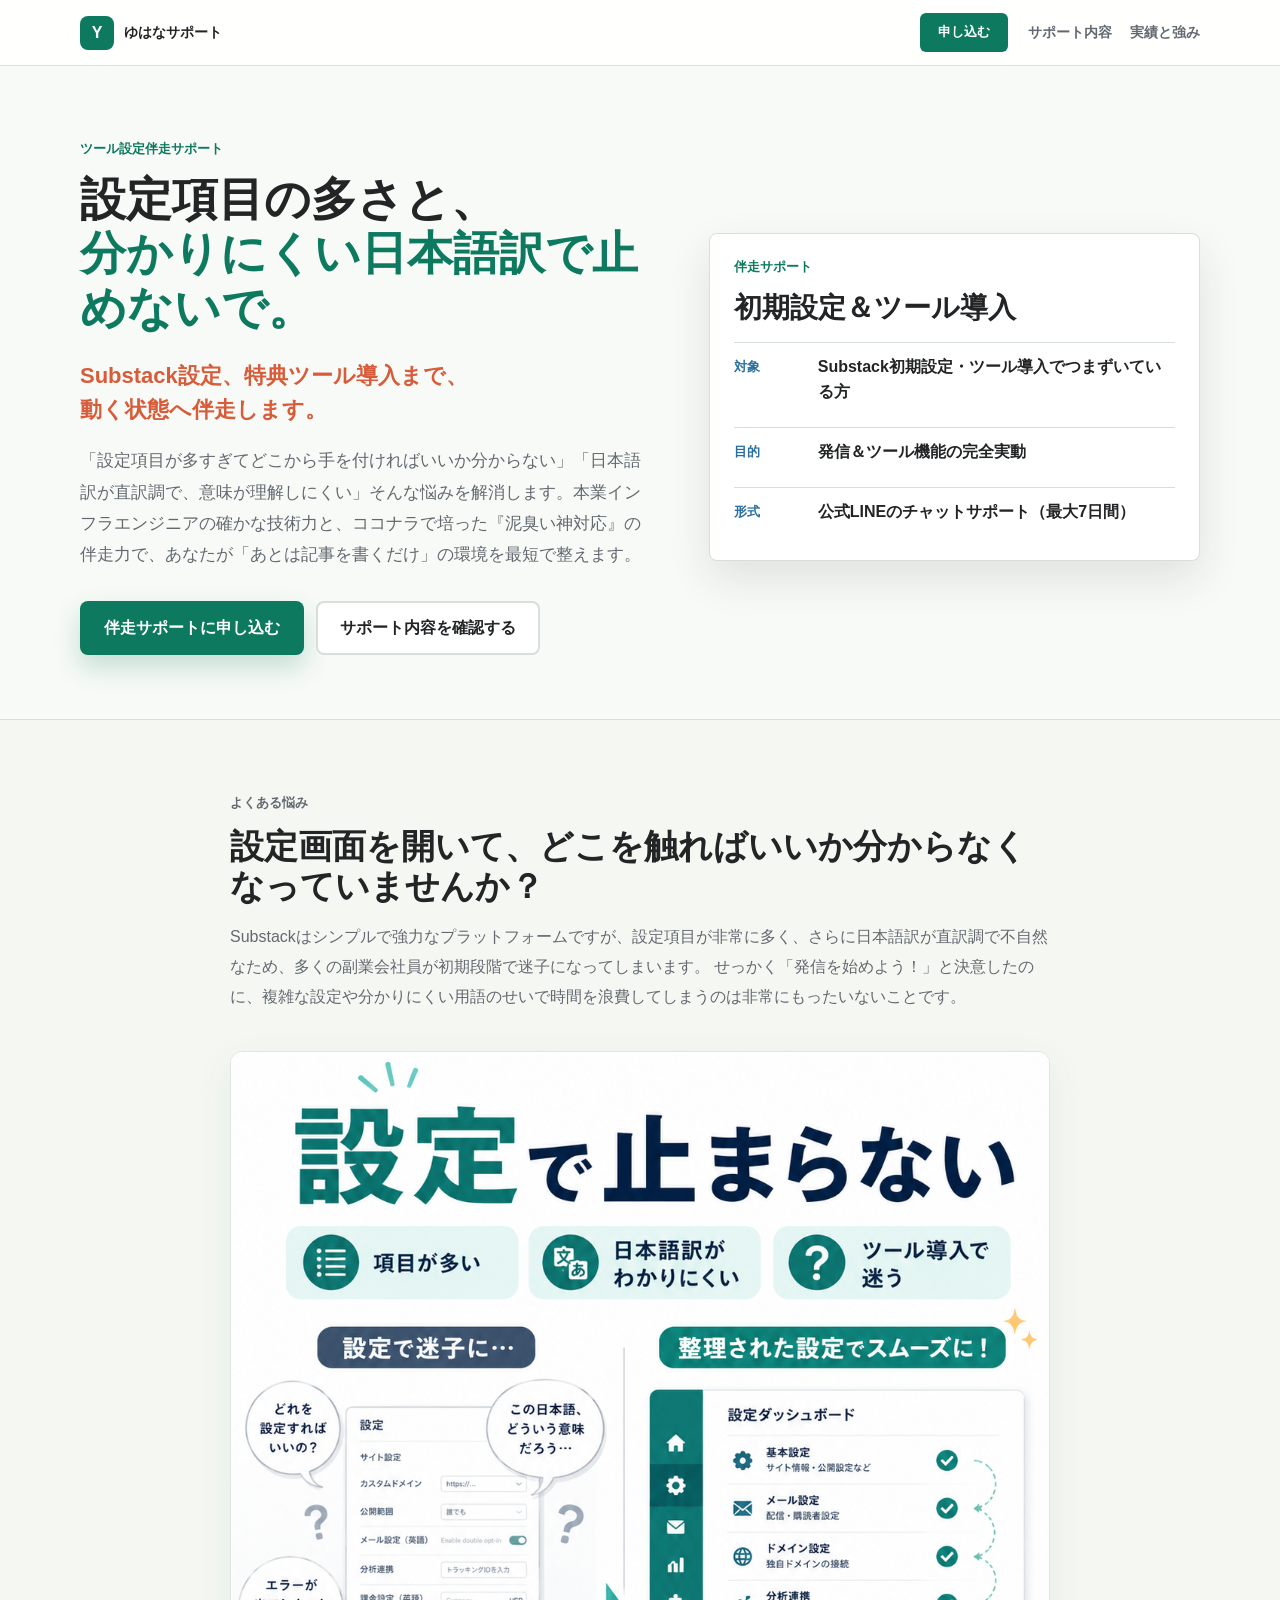
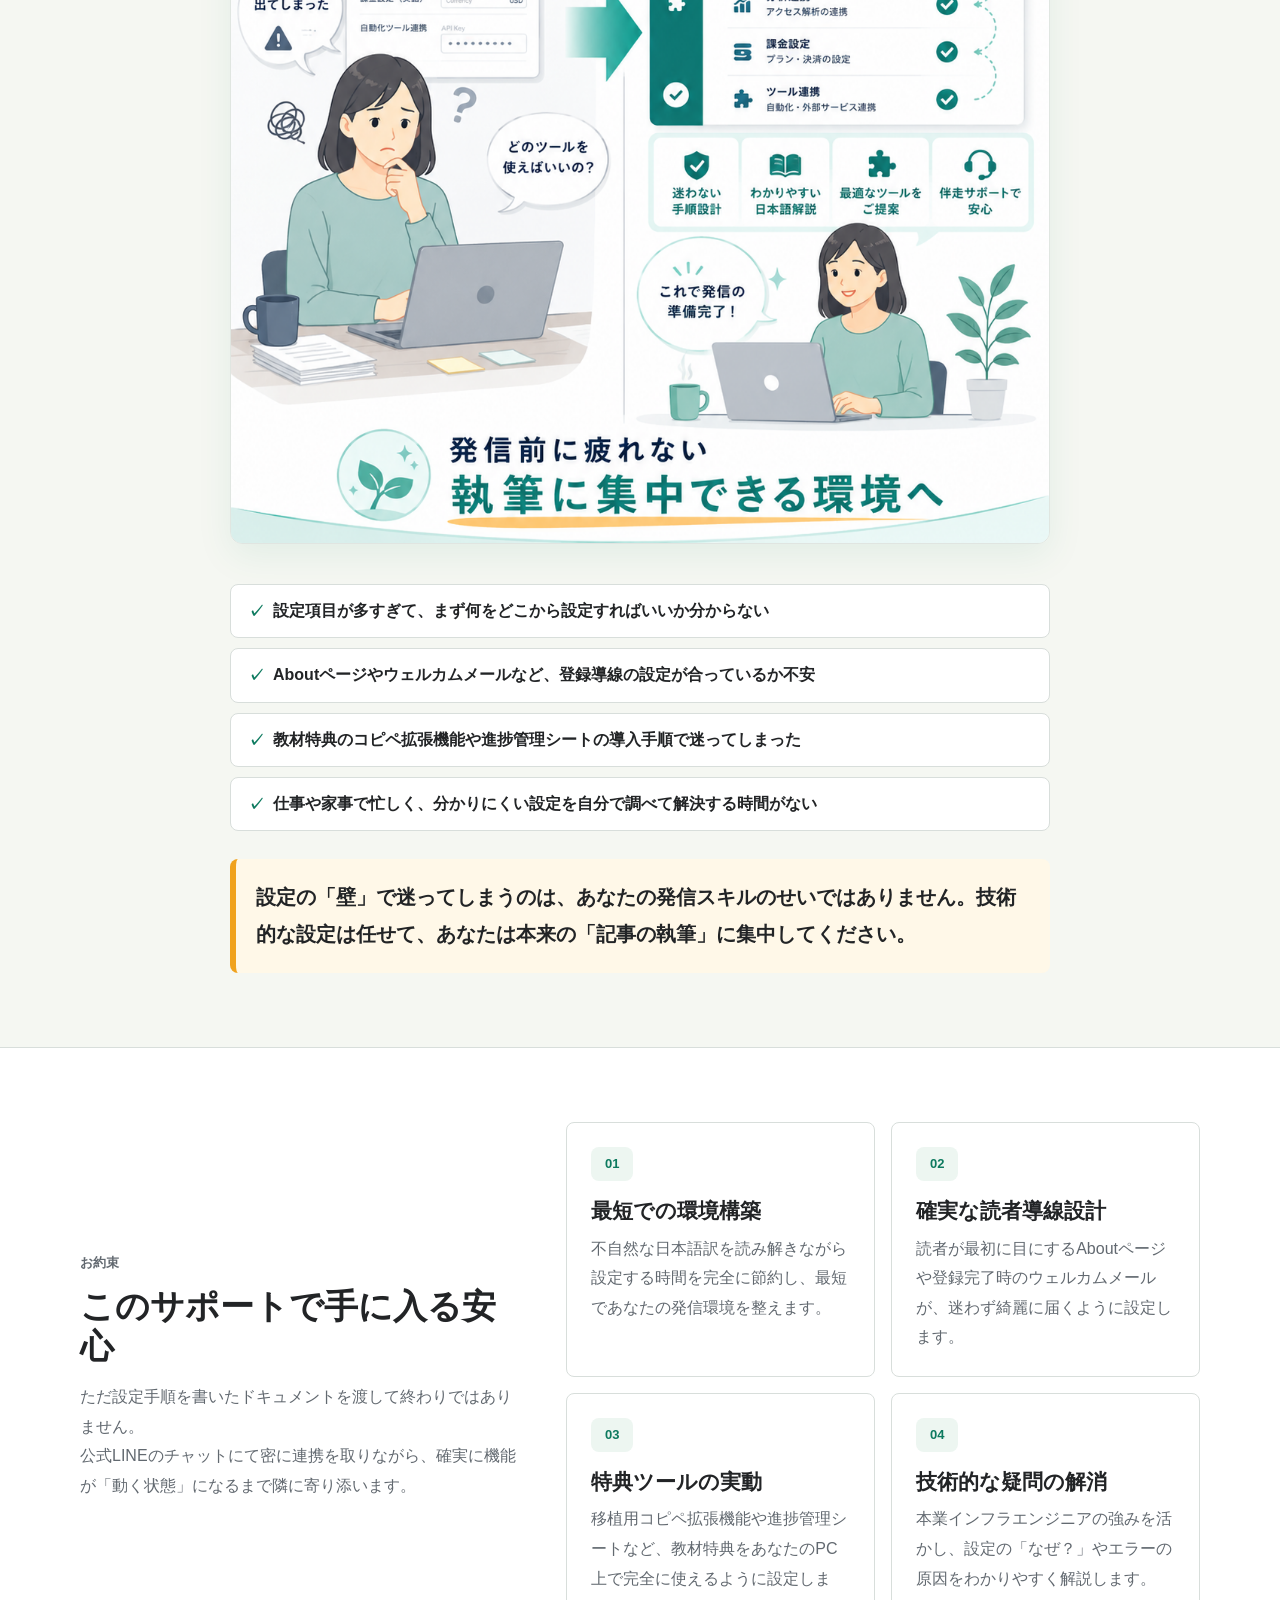
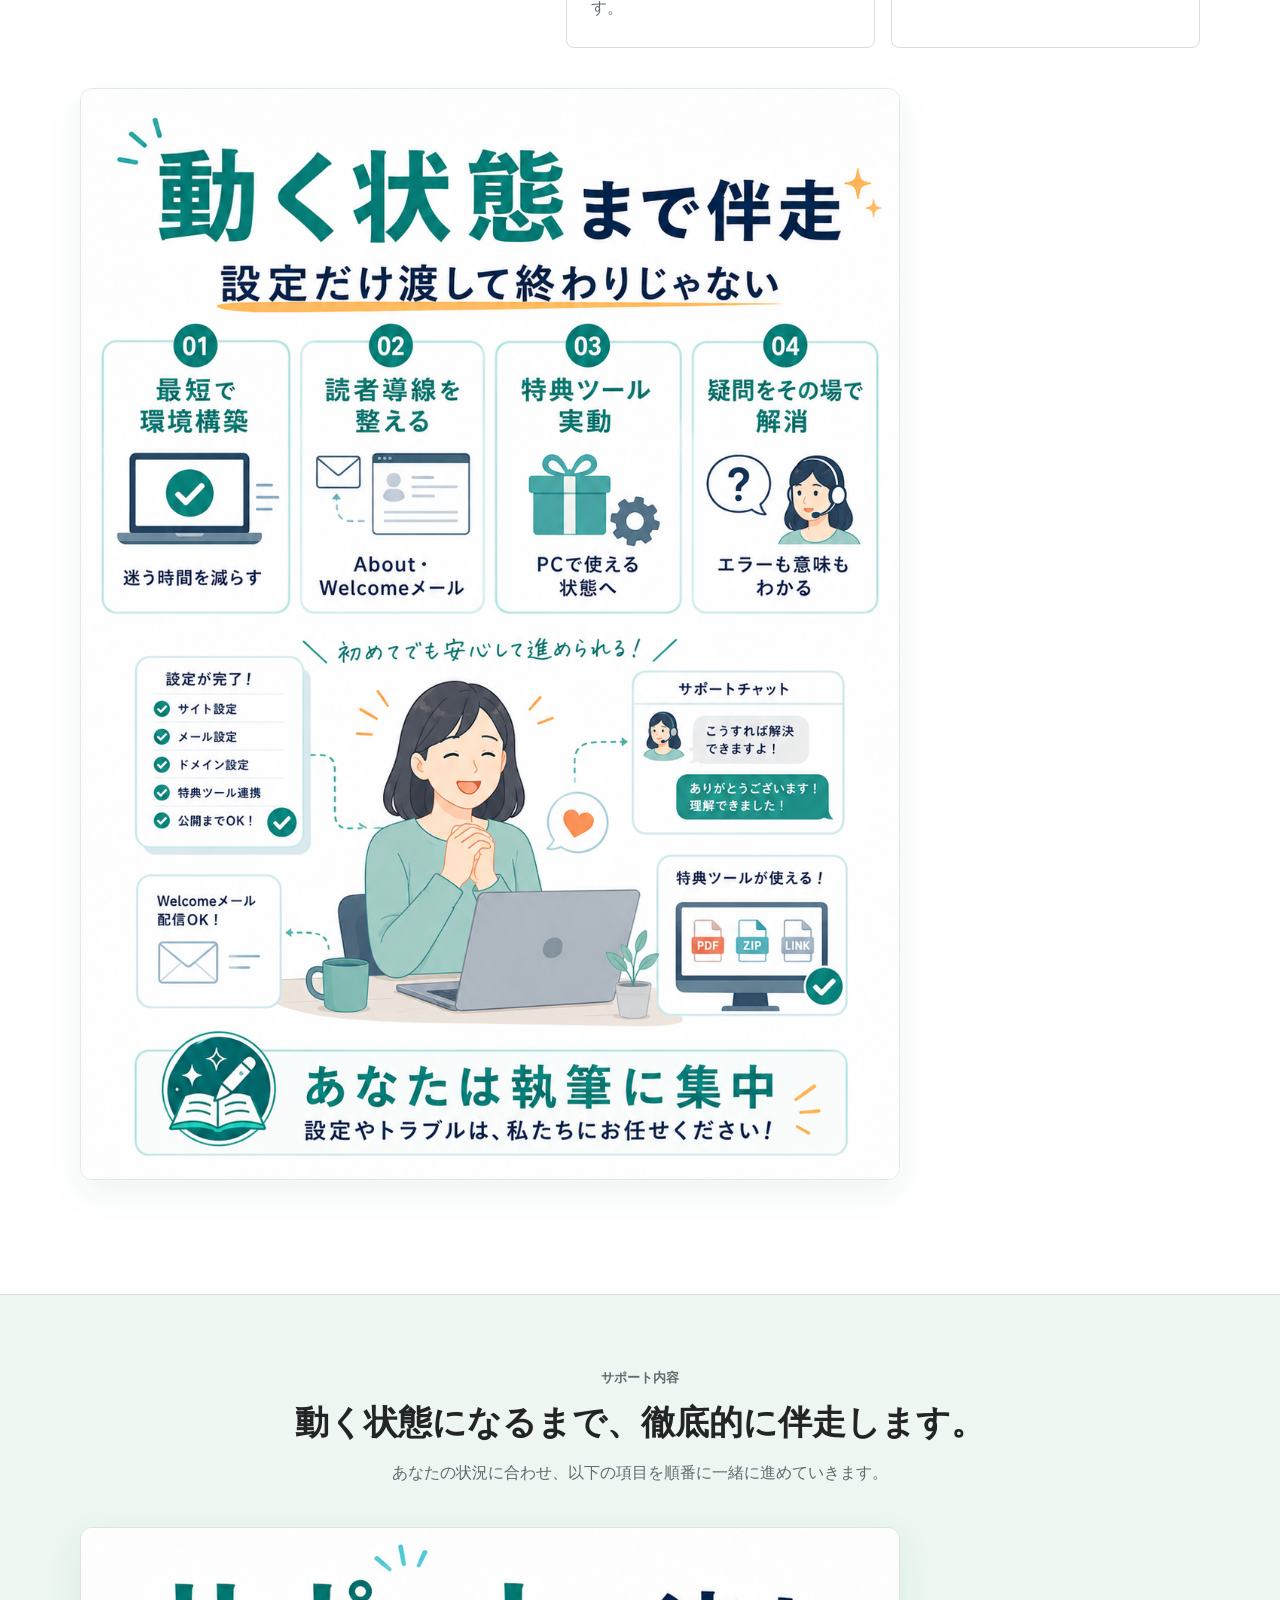
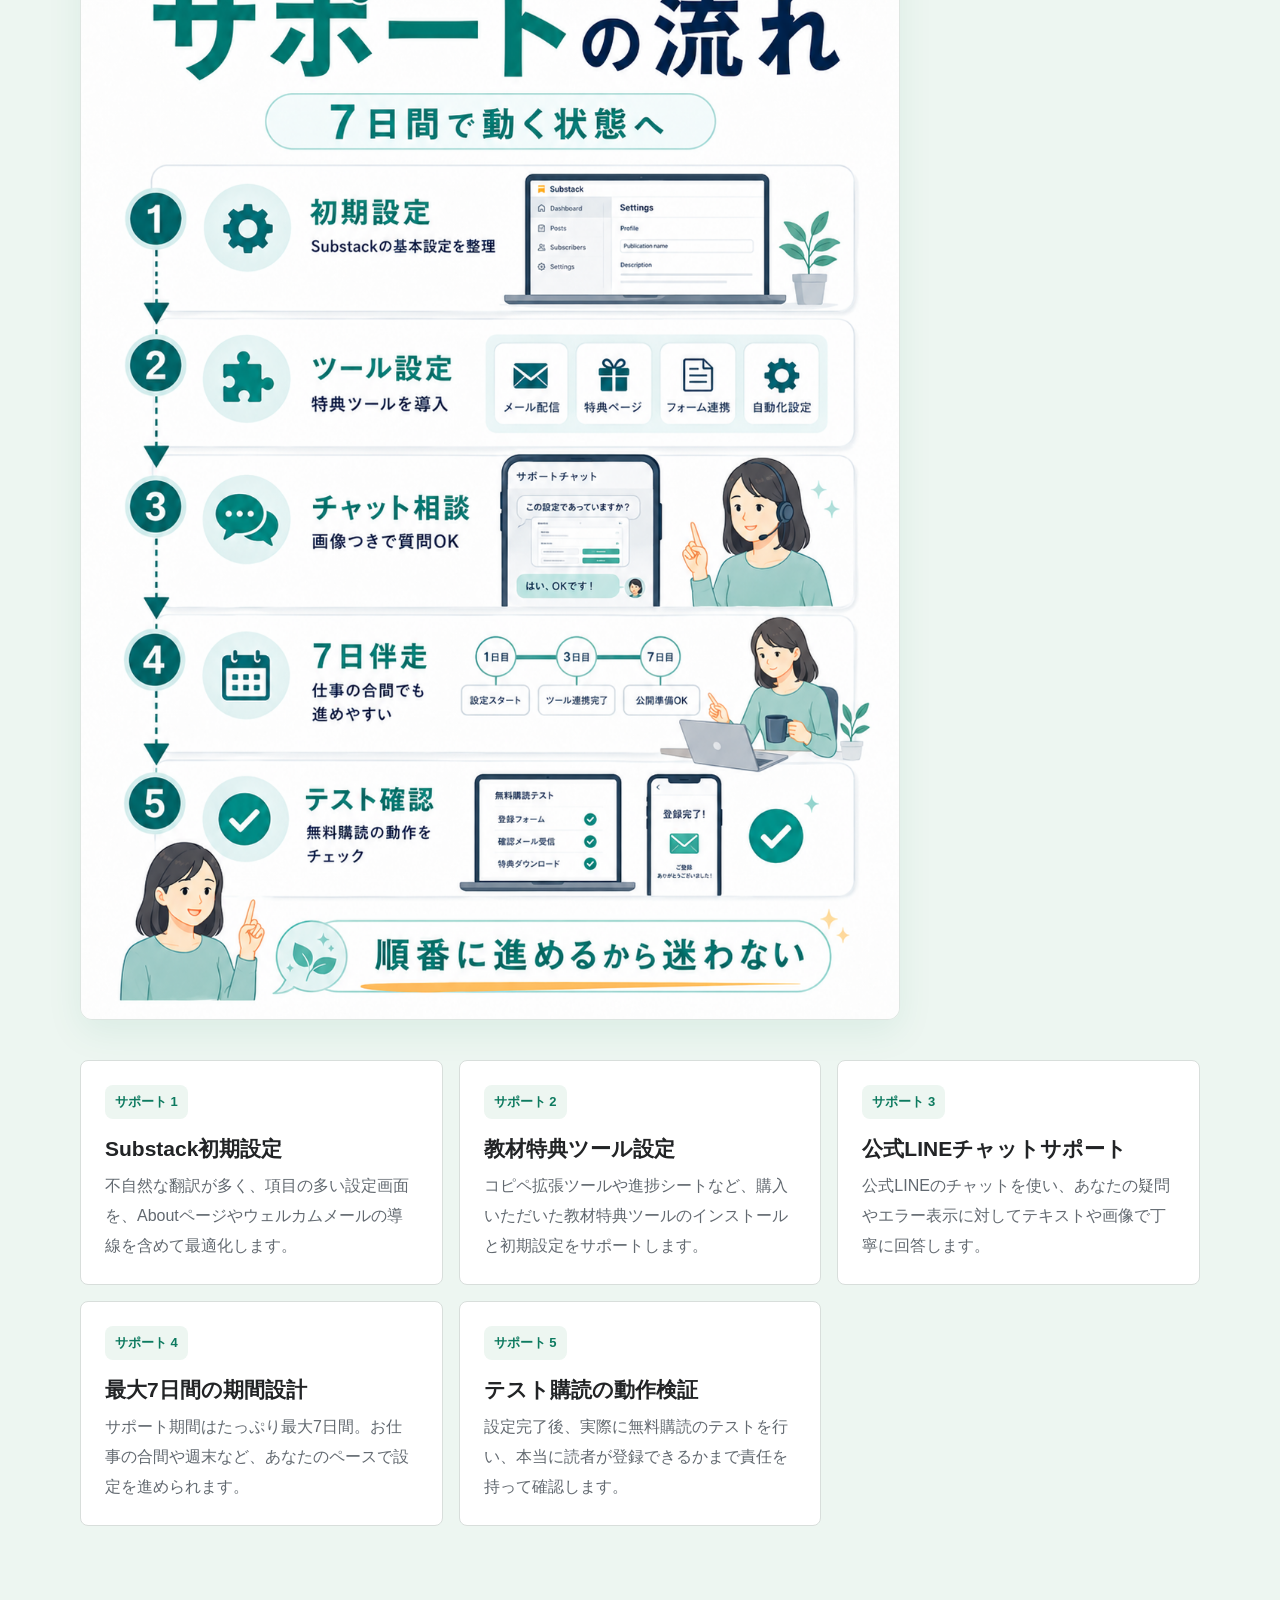
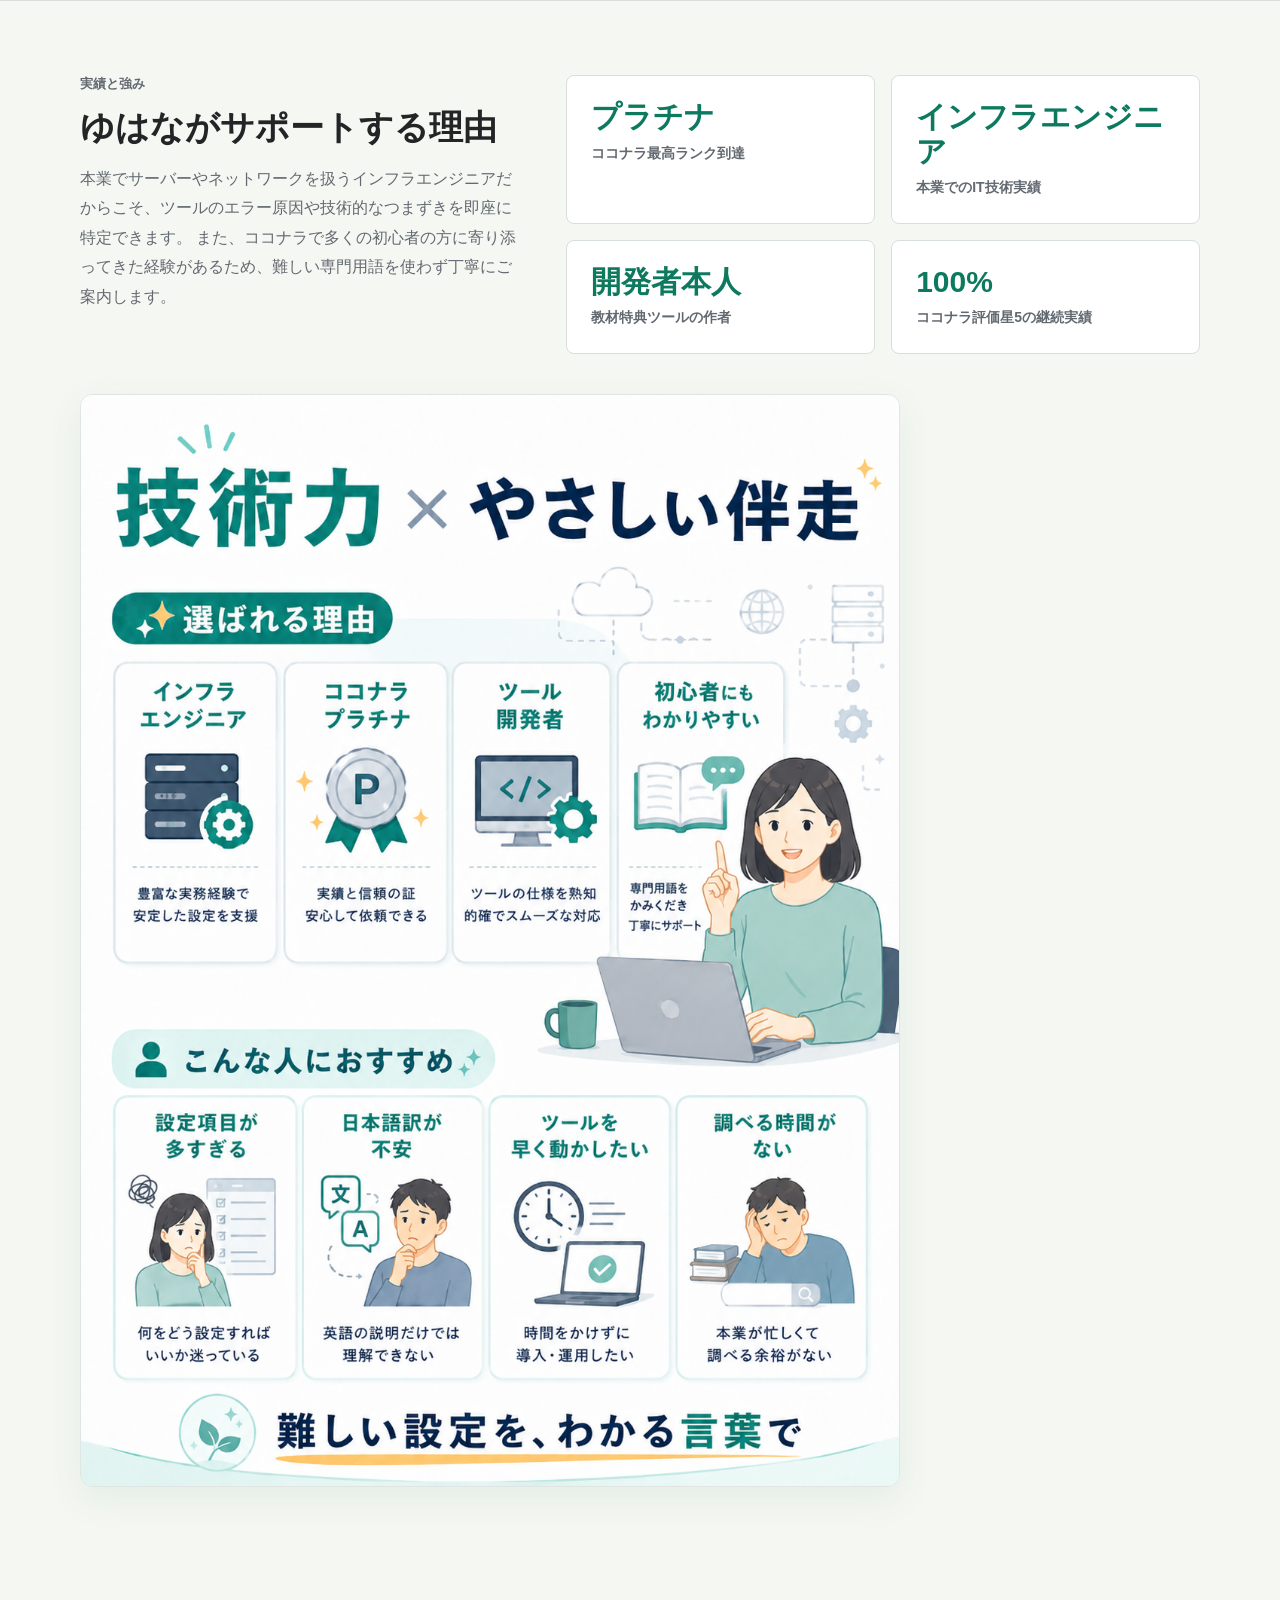
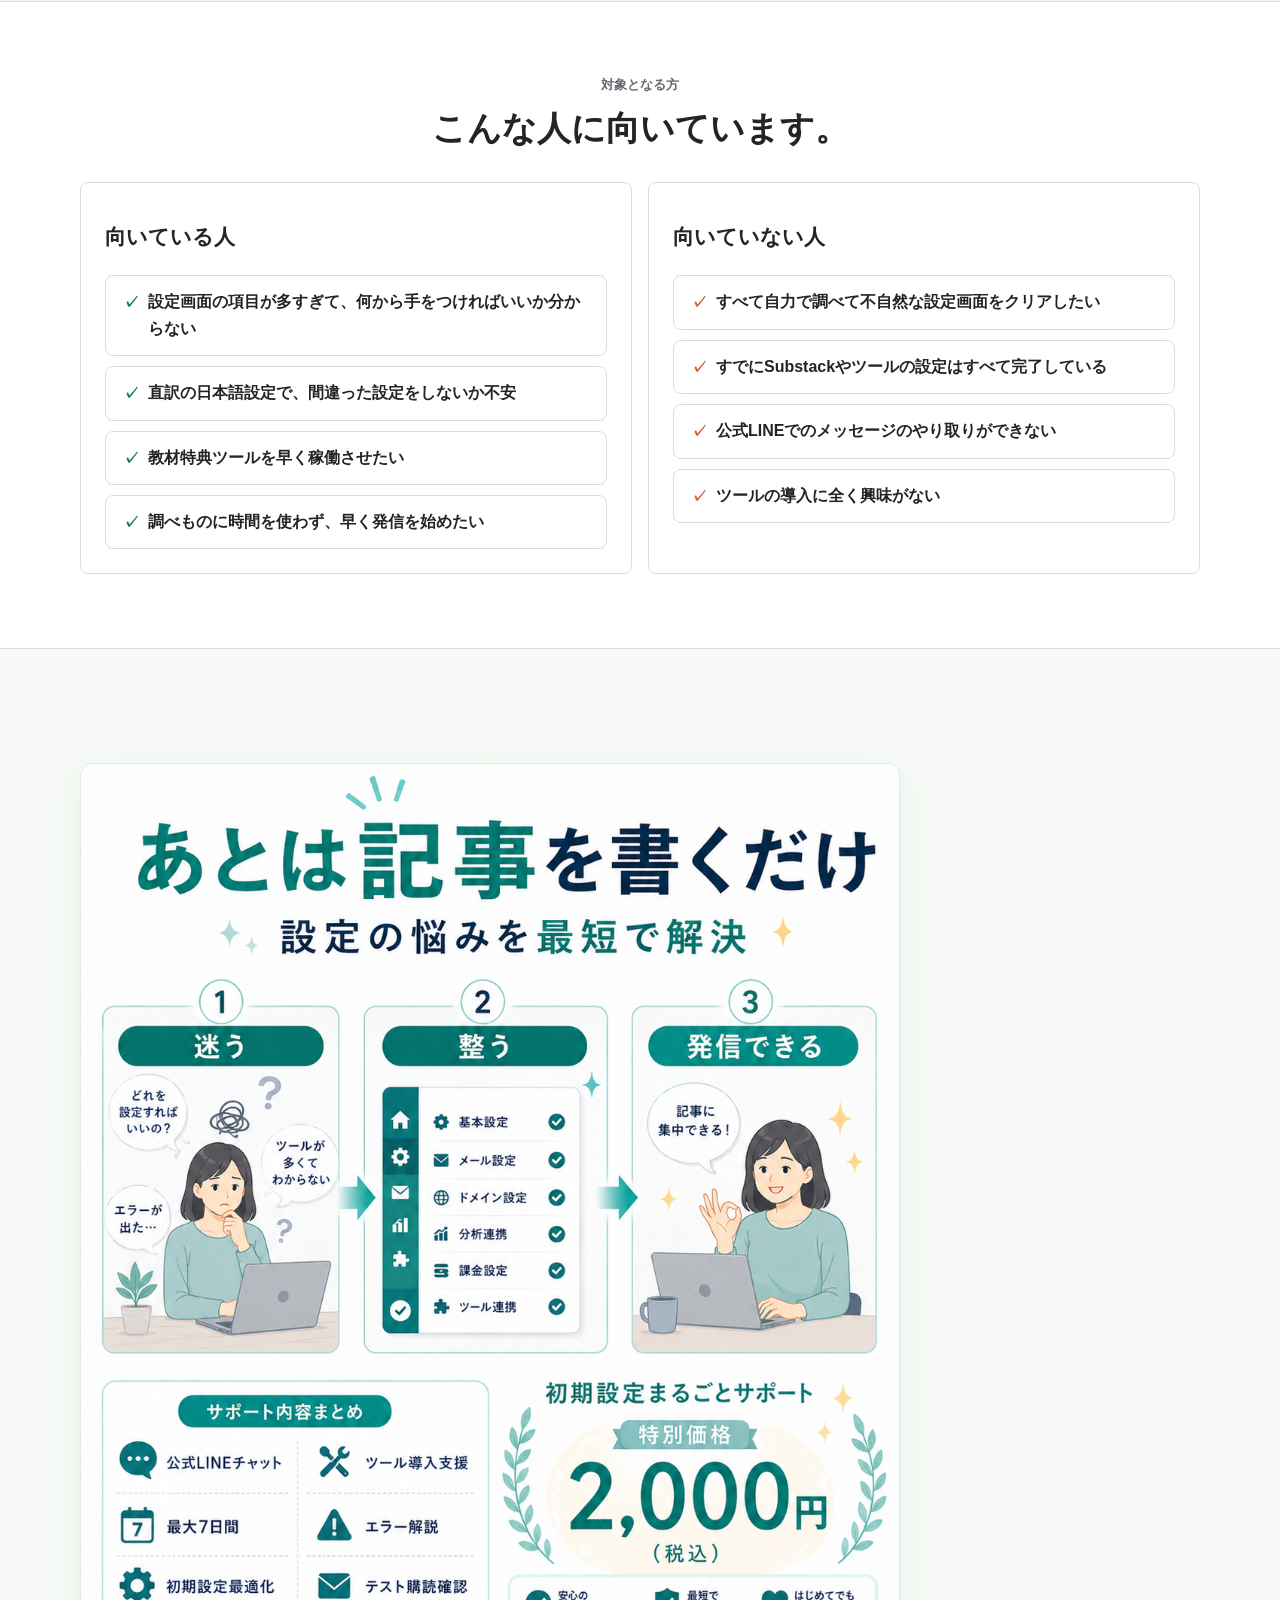
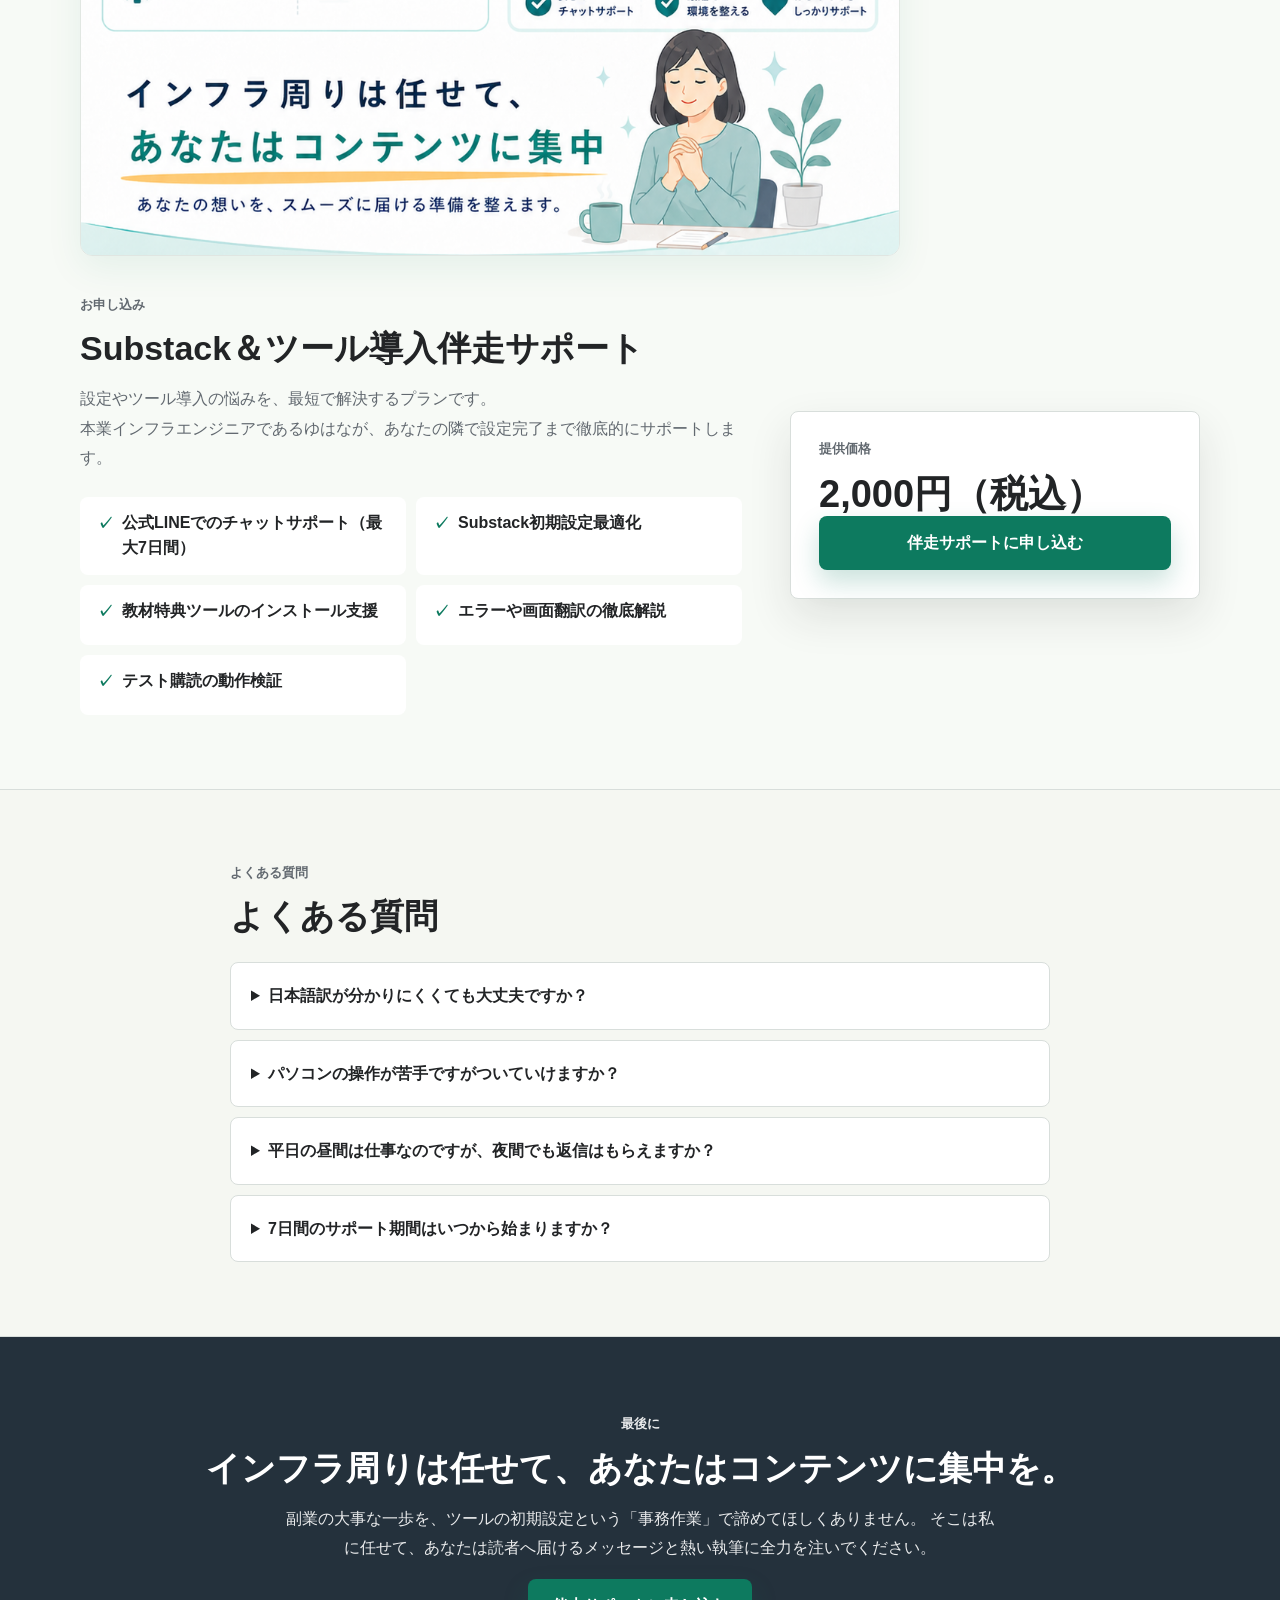
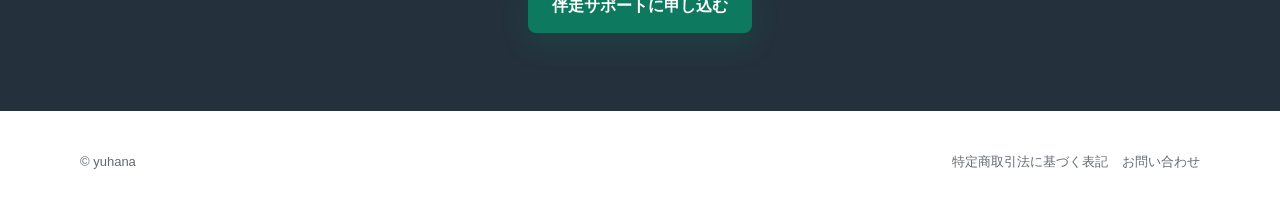
<file: index.html>
<!DOCTYPE html>
<html lang="ja">
<head>
  <meta charset="UTF-8">
  <meta name="viewport" content="width=device-width, initial-scale=1.0">
  <title>Substack ＆ ツール導入伴走サポート | ゆはな</title>
  <meta name="description" content="Substackの初期設定、教材特典ツールの導入まで、動く状態になるまで隣で徹底的にサポートします。本業インフラエンジニアの確かな技術力と丁寧な伴走サポート。">
  <meta property="og:title" content="Substack ＆ ツール導入伴走サポート | ゆはな">
  <meta property="og:description" content="分かりにくい設定画面で立ち止まるのは、今日で終わりにしませんか？動く状態になるまで公式LINEで伴走サポートします。">
  <meta property="og:type" content="website">
  <link rel="stylesheet" href="./assets/styles.css">
</head>
<body>
  <header class="site-header">
    <a class="brand" href="#top" aria-label="ページ先頭へ戻る">
      <span class="brand__mark">Y</span>
      <span class="brand__text">ゆはなサポート</span>
    </a>
    <div class="site-header__right">
      <a class="button button--primary button--header js-payment-link" href="https://yuhana.net/p/r/TaUV2mV3">申し込む</a>
      <nav class="site-nav" aria-label="主要ナビゲーション">
        <a href="#contents">サポート内容</a>
        <a href="#proof">実績と強み</a>
      </nav>
    </div>
  </header>

  <main class="lp" id="top">
    <!-- ヒーローセクション -->
    <section class="hero">
      <div class="container hero__grid">
        <div class="hero__copy">
          <p class="eyebrow">ツール設定伴走サポート</p>
          <h1>
            設定項目の多さと、<br>
            <span>分かりにくい日本語訳で止めないで。</span>
          </h1>
          <p class="hero__lead">
            Substack設定、特典ツール導入まで、<br>
            動く状態へ伴走します。
          </p>
          <p class="hero__text">
            「設定項目が多すぎてどこから手を付ければいいか分からない」「日本語訳が直訳調で、意味が理解しにくい」そんな悩みを解消します。本業インフラエンジニアの確かな技術力と、ココナラで培った『泥臭い神対応』の伴走力で、あなたが「あとは記事を書くだけ」の環境を最短で整えます。
          </p>
          <div class="hero__actions">
            <a class="button button--primary js-payment-link" href="https://yuhana.net/p/r/TaUV2mV3">伴走サポートに申し込む</a>
            <a class="button button--ghost" href="#contents">サポート内容を確認する</a>
          </div>
        </div>

        <aside class="hero-visual" aria-label="プログラム概要">
          <div class="hero-visual__body">
            <p class="hero-visual__label">伴走サポート</p>
            <h2>初期設定＆ツール導入</h2>
            <dl class="metric-list">
              <div>
                <dt>対象</dt>
                <dd>Substack初期設定・ツール導入でつまずいている方</dd>
              </div>
              <div>
                <dt>目的</dt>
                <dd>発信＆ツール機能の完全実動</dd>
              </div>
              <div>
                <dt>形式</dt>
                <dd>公式LINEのチャットサポート（最大7日間）</dd>
              </div>
            </dl>
          </div>
        </aside>
      </div>
    </section>

    <!-- 共感セクション -->
    <section class="section section--quiet">
      <div class="container narrow">
        <p class="section__label">よくある悩み</p>
        <h2>設定画面を開いて、どこを触ればいいか分からなくなっていませんか？</h2>
        <p>
          Substackはシンプルで強力なプラットフォームですが、設定項目が非常に多く、さらに日本語訳が直訳調で不自然なため、多くの副業会社員が初期段階で迷子になってしまいます。
          せっかく「発信を始めよう！」と決意したのに、複雑な設定や分かりにくい用語のせいで時間を浪費してしまうのは非常にもったいないことです。
        </p>
        <div class="diagram-container">
          <img src="./assets/diagram_problem.png" alt="図解：設定で迷子になる状態と整理された設定の対比" class="lp-diagram">
        </div>
        <ul class="check-list">
          <li>設定項目が多すぎて、まず何をどこから設定すればいいか分からない</li>
          <li>Aboutページやウェルカムメールなど、登録導線の設定が合っているか不安</li>
          <li>教材特典のコピペ拡張機能や進捗管理シートの導入手順で迷ってしまった</li>
          <li>仕事や家事で忙しく、分かりにくい設定を自分で調べて解決する時間がない</li>
        </ul>
        <p class="callout">
          設定の「壁」で迷ってしまうのは、あなたの発信スキルのせいではありません。技術的な設定は任せて、あなたは本来の「記事の執筆」に集中してください。
        </p>
      </div>
    </section>

    <!-- 提供価値（Promise） -->
    <section class="section">
      <div class="container split">
        <div>
          <p class="section__label">お約束</p>
          <h2>このサポートで手に入る安心</h2>
          <p>
            ただ設定手順を書いたドキュメントを渡して終わりではありません。<br>
            公式LINEのチャットにて密に連携を取りながら、確実に機能が「動く状態」になるまで隣に寄り添います。
          </p>
        </div>
        <div class="deliverables">
          <article>
            <span>01</span>
            <h3>最短での環境構築</h3>
            <p>不自然な日本語訳を読み解きながら設定する時間を完全に節約し、最短であなたの発信環境を整えます。</p>
          </article>
          <article>
            <span>02</span>
            <h3>確実な読者導線設計</h3>
            <p>読者が最初に目にするAboutページや登録完了時のウェルカムメールが、迷わず綺麗に届くように設定します。</p>
          </article>
          <article>
            <span>03</span>
            <h3>特典ツールの実動</h3>
            <p>移植用コピペ拡張機能や進捗管理シートなど、教材特典をあなたのPC上で完全に使えるように設定します。</p>
          </article>
          <article>
            <span>04</span>
            <h3>技術的な疑問の解消</h3>
            <p>本業インフラエンジニアの強みを活かし、設定の「なぜ？」やエラーの原因をわかりやすく解説します。</p>
          </article>
        </div>
      </div>
      <div class="container">
        <div class="diagram-container">
          <img src="./assets/diagram_promise.png" alt="図解：動く状態まで伴走する4つの安心" class="lp-diagram">
        </div>
      </div>
    </section>

    <!-- サポート内容（Contents） -->
    <section class="section section--accent" id="contents">
      <div class="container">
        <div class="section__head">
          <p class="section__label">サポート内容</p>
          <h2>動く状態になるまで、徹底的に伴走します。</h2>
          <p>
            あなたの状況に合わせ、以下の項目を順番に一緒に進めていきます。
          </p>
        </div>
        <div class="diagram-container">
          <img src="./assets/diagram_flow.png" alt="図解：サポートの具体的な流れ" class="lp-diagram">
        </div>
        <div class="module-grid">
          <article class="module">
            <span>サポート 1</span>
            <h3>Substack初期設定</h3>
            <p>不自然な翻訳が多く、項目の多い設定画面を、Aboutページやウェルカムメールの導線を含めて最適化します。</p>
          </article>
          <article class="module">
            <span>サポート 2</span>
            <h3>教材特典ツール設定</h3>
            <p>コピペ拡張ツールや進捗シートなど、購入いただいた教材特典ツールのインストールと初期設定をサポートします。</p>
          </article>
          <article class="module">
            <span>サポート 3</span>
            <h3>公式LINEチャットサポート</h3>
            <p>公式LINEのチャットを使い、あなたの疑問やエラー表示に対してテキストや画像で丁寧に回答します。</p>
          </article>
          <article class="module">
            <span>サポート 4</span>
            <h3>最大7日間の期間設計</h3>
            <p>サポート期間はたっぷり最大7日間。お仕事の合間や週末など、あなたのペースで設定を進められます。</p>
          </article>
          <article class="module">
            <span>サポート 5</span>
            <h3>テスト購読の動作検証</h3>
            <p>設定完了後、実際に無料購読のテストを行い、本当に読者が登録できるかまで責任を持って確認します。</p>
          </article>
        </div>
      </div>
    </section>

    <!-- 実績と強み -->
    <section class="section section--quiet" id="proof">
      <div class="container split split--start">
        <div>
          <p class="section__label">実績と強み</p>
          <h2>ゆはながサポートする理由</h2>
          <p>
            本業でサーバーやネットワークを扱うインフラエンジニアだからこそ、ツールのエラー原因や技術的なつまずきを即座に特定できます。
            また、ココナラで多くの初心者の方に寄り添ってきた経験があるため、難しい専門用語を使わず丁寧にご案内します。
          </p>
        </div>
        <div class="proof-grid">
          <div class="proof-item">
            <strong>プラチナ</strong>
            <span>ココナラ最高ランク到達</span>
          </div>
          <div class="proof-item">
            <strong>インフラエンジニア</strong>
            <span>本業でのIT技術実績</span>
          </div>
          <div class="proof-item">
            <strong>開発者本人</strong>
            <span>教材特典ツールの作者</span>
          </div>
          <div class="proof-item">
            <strong>100%</strong>
            <span>ココナラ評価星5の継続実績</span>
          </div>
        </div>
      </div>
      <div class="container">
        <div class="diagram-container">
          <img src="./assets/diagram_reasons.png" alt="図解：技術力とやさしい伴走の選ばれる理由" class="lp-diagram">
        </div>
      </div>
    </section>

    <!-- 向いている人・向いていない人 -->
    <section class="section">
      <div class="container">
        <div class="section__head">
          <p class="section__label">対象となる方</p>
          <h2>こんな人に向いています。</h2>
        </div>
        <div class="fit-grid">
          <article>
            <h3>向いている人</h3>
            <ul class="check-list check-list--plain">
              <li>設定画面の項目が多すぎて、何から手をつければいいか分からない</li>
              <li>直訳の日本語設定で、間違った設定をしないか不安</li>
              <li>教材特典ツールを早く稼働させたい</li>
              <li>調べものに時間を使わず、早く発信を始めたい</li>
            </ul>
          </article>
          <article>
            <h3>向いていない人</h3>
            <ul class="check-list check-list--plain check-list--muted">
              <li>すべて自力で調べて不自然な設定画面をクリアしたい</li>
              <li>すでにSubstackやツールの設定はすべて完了している</li>
              <li>公式LINEでのメッセージのやり取りができない</li>
              <li>ツールの導入に全く興味がない</li>
            </ul>
          </article>
        </div>
      </div>
    </section>

    <!-- 参加登録（Price） -->
    <section class="section section--price" id="price">
      <div class="container">
        <div class="diagram-container">
          <img src="./assets/diagram_cta.png" alt="図解：あとは記事を書くだけ、2000円特別価格" class="lp-diagram">
        </div>
      </div>
      <div class="container price-layout">
        <div>
          <p class="section__label">お申し込み</p>
          <h2>Substack＆ツール導入伴走サポート</h2>
          <p>
            設定やツール導入の悩みを、最短で解決するプランです。<br>
            本業インフラエンジニアであるゆはなが、あなたの隣で設定完了まで徹底的にサポートします。
          </p>
          <ul class="feature-list">
            <li>公式LINEでのチャットサポート（最大7日間）</li>
            <li>Substack初期設定最適化</li>
            <li>教材特典ツールのインストール支援</li>
            <li>エラーや画面翻訳の徹底解説</li>
            <li>テスト購読の動作検証</li>
          </ul>
        </div>
        <aside class="price-panel">
          <p class="price-panel__label">提供価格</p>
          <p class="price">2,000円（税込）</p>
          <a class="button button--primary button--wide js-payment-link" href="https://yuhana.net/p/r/TaUV2mV3">伴走サポートに申し込む</a>
        </aside>
      </div>
    </section>

    <!-- よくある質問（FAQ） -->
    <section class="section section--quiet">
      <div class="container narrow">
        <p class="section__label">よくある質問</p>
        <h2>よくある質問</h2>
        <div class="faq-list">
          <details>
            <summary>日本語訳が分かりにくくても大丈夫ですか？</summary>
            <p>はい！直訳調で分かりにくい設定項目も、「この項目はこういう意味です」と分かりやすくご案内しますのでご安心ください。</p>
          </details>
          <details>
            <summary>パソコンの操作が苦手ですがついていけますか？</summary>
            <p>大丈夫です。公式LINEのチャットにて、エラー画面のスクリーンショットなどを送っていただければ、順番に分かりやすく手順をお答えします。</p>
          </details>
          <details>
            <summary>平日の昼間は仕事なのですが、夜間でも返信はもらえますか？</summary>
            <p>はい、メッセージは24時間いつでも送信していただいて構いません。返信は平日の夜間や週末が中心となりますが、サポート期間の7日間の中でしっかりと解決までご案内します。</p>
          </details>
          <details>
            <summary>7日間のサポート期間はいつから始まりますか？</summary>
            <p>決済完了後、公式LINEにご登録いただき、最初のメッセージを送信いただいた日から7日間カウントがスタートします。ご自身のタイミングで始めていただけます。</p>
          </details>
        </div>
      </div>
    </section>

    <!-- 最終CTA -->
    <section class="final-cta">
      <div class="container final-cta__box">
        <p class="eyebrow">最後に</p>
        <h2>インフラ周りは任せて、あなたはコンテンツに集中を。</h2>
        <p>
          副業の大事な一歩を、ツールの初期設定という「事務作業」で諦めてほしくありません。
          そこは私に任せて、あなたは読者へ届けるメッセージと熱い執筆に全力を注いでください。
        </p>
        <a class="button button--primary js-payment-link" href="https://yuhana.net/p/r/TaUV2mV3">伴走サポートに申し込む</a>
      </div>
    </section>
  </main>

  <footer class="site-footer">
    <div class="container footer__grid">
      <p>© yuhana</p>
      <nav aria-label="フッターナビゲーション">
        <a href="./legal.html">特定商取引法に基づく表記</a>
        <a href="./contact.html">お問い合わせ</a>
      </nav>
    </div>
  </footer>

  <script src="./assets/site.js"></script>
</body>
</html>
</file>
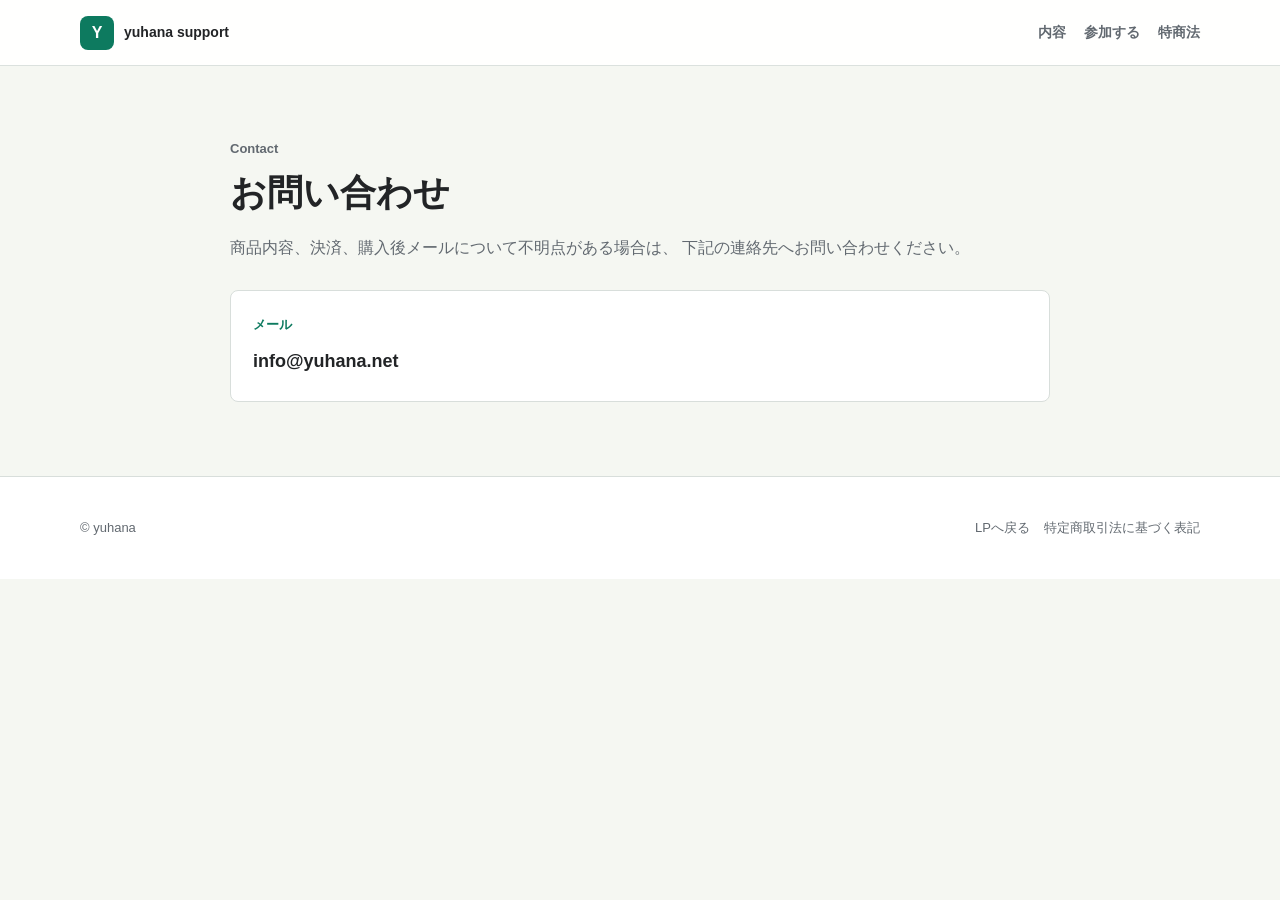
<file: contact.html>
<!DOCTYPE html>
<html lang="ja">
<head>
  <meta charset="UTF-8">
  <meta name="viewport" content="width=device-width, initial-scale=1.0">
  <title>お問い合わせ | ゆはな</title>
  <meta name="description" content="ツール導入サポートに関するお問い合わせページです。">
  <link rel="stylesheet" href="./assets/styles.css">
</head>
<body>
  <header class="site-header">
    <a class="brand" href="./index.html" aria-label="LPへ戻る">
      <span class="brand__mark">Y</span>
      <span class="brand__text">yuhana support</span>
    </a>
    <nav class="site-nav" aria-label="主要ナビゲーション">
      <a href="./index.html#contents">内容</a>
      <a href="./index.html#price">参加する</a>
      <a href="./legal.html">特商法</a>
    </nav>
  </header>

  <main class="lp">
    <section class="section section--quiet">
      <div class="container narrow legal-page">
        <p class="section__label">Contact</p>
        <h1>お問い合わせ</h1>
        <p>
          商品内容、決済、購入後メールについて不明点がある場合は、
          下記の連絡先へお問い合わせください。
        </p>

        <div class="contact-box">
          <p class="contact-box__label">メール</p>
          <p>info@yuhana.net</p>
        </div>


      </div>
    </section>
  </main>

  <footer class="site-footer">
    <div class="container footer__grid">
      <p>© yuhana</p>
      <nav aria-label="フッターナビゲーション">
        <a href="./index.html">LPへ戻る</a>
        <a href="./legal.html">特定商取引法に基づく表記</a>
      </nav>
    </div>
  </footer>
</body>
</html>
</file>
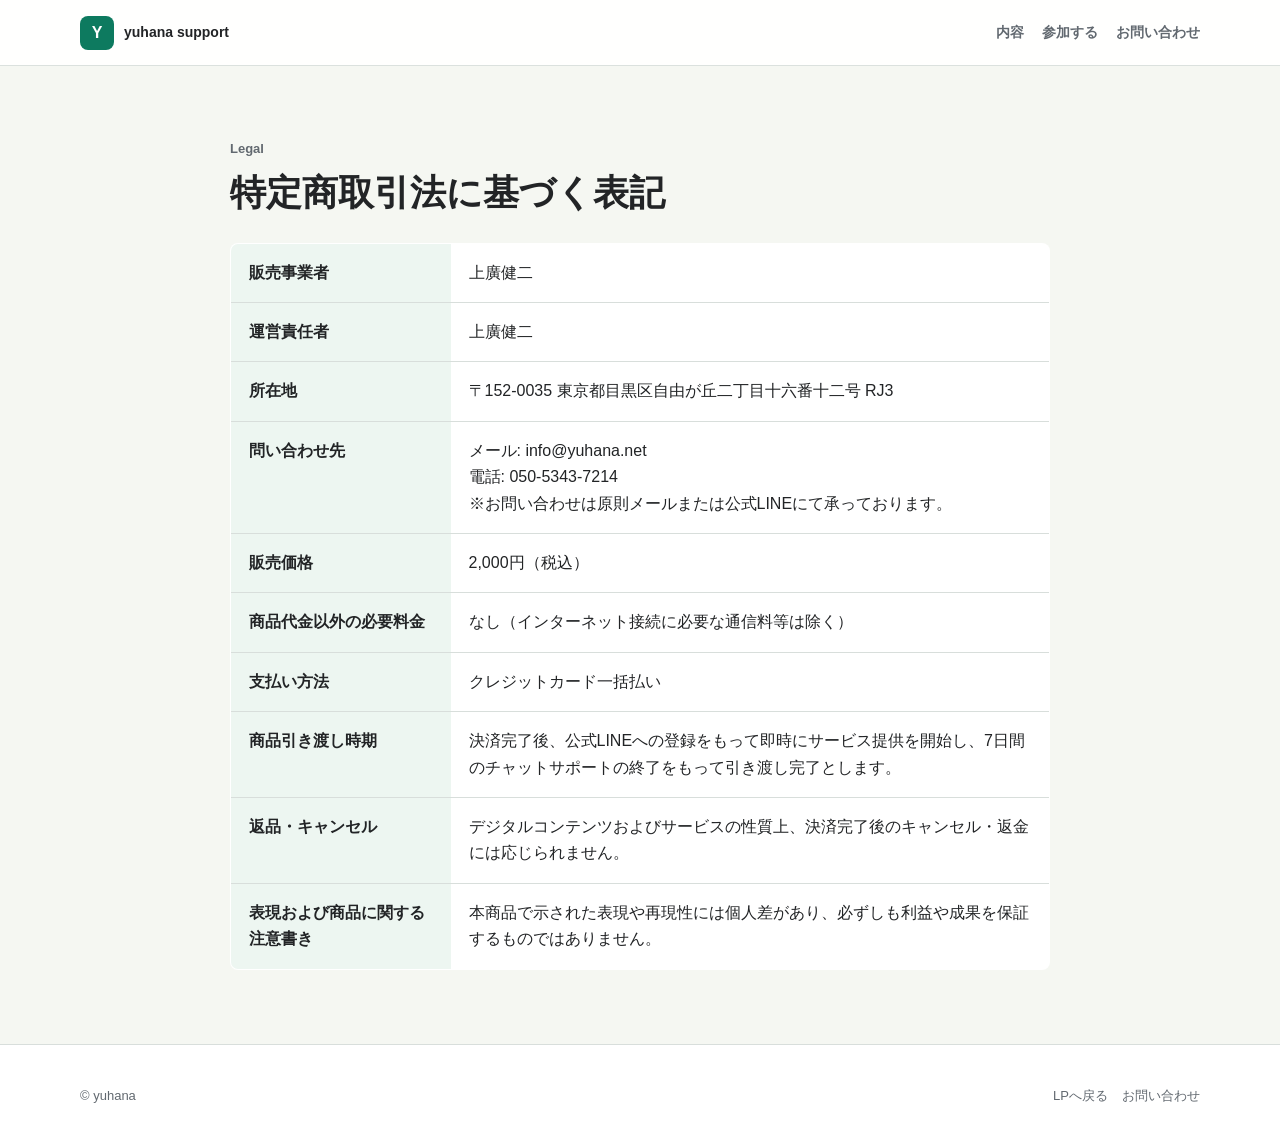
<file: legal.html>
<!DOCTYPE html>
<html lang="ja">
<head>
  <meta charset="UTF-8">
  <meta name="viewport" content="width=device-width, initial-scale=1.0">
  <title>特定商取引法に基づく表記 | ゆはな</title>
  <meta name="description" content="ツール導入サポートの特定商取引法に基づく表記です。">
  <link rel="stylesheet" href="./assets/styles.css">
</head>
<body>
  <header class="site-header">
    <a class="brand" href="./index.html" aria-label="LPへ戻る">
      <span class="brand__mark">Y</span>
      <span class="brand__text">yuhana support</span>
    </a>
    <nav class="site-nav" aria-label="主要ナビゲーション">
      <a href="./index.html#contents">内容</a>
      <a href="./index.html#price">参加する</a>
      <a href="./contact.html">お問い合わせ</a>
    </nav>
  </header>

  <main class="lp">
    <section class="section section--quiet">
      <div class="container narrow legal-page">
        <p class="section__label">Legal</p>
        <h1>特定商取引法に基づく表記</h1>


        <table class="info-table">
          <tbody>
            <tr>
              <th>販売事業者</th>
              <td>上廣健二</td>
            </tr>
            <tr>
              <th>運営責任者</th>
              <td>上廣健二</td>
            </tr>
            <tr>
              <th>所在地</th>
              <td>〒152-0035 東京都目黒区自由が丘二丁目十六番十二号 RJ3</td>
            </tr>
            <tr>
              <th>問い合わせ先</th>
              <td>
                メール: info@yuhana.net<br>
                電話: 050-5343-7214<br>
                ※お問い合わせは原則メールまたは公式LINEにて承っております。
              </td>
            </tr>
            <tr>
              <th>販売価格</th>
              <td>2,000円（税込）</td>
            </tr>
            <tr>
              <th>商品代金以外の必要料金</th>
              <td>なし（インターネット接続に必要な通信料等は除く）</td>
            </tr>
            <tr>
              <th>支払い方法</th>
              <td>クレジットカード一括払い</td>
            </tr>
            <tr>
              <th>商品引き渡し時期</th>
              <td>決済完了後、公式LINEへの登録をもって即時にサービス提供を開始し、7日間のチャットサポートの終了をもって引き渡し完了とします。</td>
            </tr>
            <tr>
              <th>返品・キャンセル</th>
              <td>デジタルコンテンツおよびサービスの性質上、決済完了後のキャンセル・返金には応じられません。</td>
            </tr>
            <tr>
              <th>表現および商品に関する注意書き</th>
              <td>本商品で示された表現や再現性には個人差があり、必ずしも利益や成果を保証するものではありません。</td>
            </tr>
          </tbody>
        </table>
      </div>
    </section>
  </main>

  <footer class="site-footer">
    <div class="container footer__grid">
      <p>© yuhana</p>
      <nav aria-label="フッターナビゲーション">
        <a href="./index.html">LPへ戻る</a>
        <a href="./contact.html">お問い合わせ</a>
      </nav>
    </div>
  </footer>
</body>
</html>
</file>
<file: assets/styles.css>
:root {
  --ink: #222426;
  --muted: #626970;
  --line: #d8dedb;
  --paper: #ffffff;
  --bg: #f5f7f2;
  --green: #0d7a5f;
  --green-dark: #095c48;
  --amber: #f0a21d;
  --coral: #d85c3a;
  --blue: #286f9f;
  --navy: #24313c;
  --shadow: 0 18px 44px rgba(34, 36, 38, 0.11);
}

* {
  box-sizing: border-box;
}

html {
  scroll-behavior: smooth;
}

body {
  margin: 0;
  color: var(--ink);
  background: var(--bg);
  font-family: -apple-system, BlinkMacSystemFont, "Hiragino Sans", "Yu Gothic", "Yu Gothic UI", Meiryo, sans-serif;
  font-size: 16px;
  line-height: 1.85;
  letter-spacing: 0;
}

a {
  color: inherit;
}

img {
  display: block;
  max-width: 100%;
}

.container {
  width: min(1120px, calc(100% - 40px));
  margin: 0 auto;
}

.narrow {
  max-width: 820px;
}

.site-header {
  position: sticky;
  top: 0;
  z-index: 10;
  display: flex;
  align-items: center;
  justify-content: space-between;
  min-height: 66px;
  padding: 0 max(20px, calc((100vw - 1120px) / 2));
  border-bottom: 1px solid rgba(216, 222, 219, 0.9);
  background: rgba(255, 255, 255, 0.92);
  backdrop-filter: blur(12px);
}

.brand {
  display: inline-flex;
  gap: 10px;
  align-items: center;
  text-decoration: none;
  font-weight: 900;
}

.brand__mark {
  display: inline-flex;
  align-items: center;
  justify-content: center;
  width: 34px;
  height: 34px;
  border-radius: 8px;
  background: var(--green);
  color: #ffffff;
}

.brand__text {
  font-size: 14px;
  letter-spacing: 0;
}

.site-header__right {
  display: flex;
  align-items: center;
  gap: 20px;
}

.button.button--header {
  min-height: 38px;
  padding: 8px 16px;
  font-size: 13px;
  border-radius: 6px;
  box-shadow: none;
}

.site-nav {
  display: flex;
  gap: 18px;
  color: var(--muted);
  font-size: 14px;
  font-weight: 800;
}

.site-nav a {
  text-decoration: none;
}

.site-nav a:hover,
.site-nav a:focus {
  color: var(--green);
}

.hero {
  padding: 74px 0 64px;
  background: #f7faf6;
  border-bottom: 1px solid var(--line);
}

.hero__grid {
  display: grid;
  grid-template-columns: minmax(0, 1.08fr) minmax(320px, 0.92fr);
  gap: 52px;
  align-items: center;
}

.eyebrow,
.section__label,
.hero-visual__label,
.price-panel__label {
  margin: 0 0 14px;
  color: var(--green);
  font-size: 13px;
  font-weight: 900;
  line-height: 1.4;
}

h1,
h2,
h3,
p {
  overflow-wrap: anywhere;
}

.hero h1,
.section h2,
.final-cta h2 {
  margin: 0;
  color: var(--ink);
  font-weight: 900;
  line-height: 1.18;
  letter-spacing: 0;
}

.hero h1 {
  font-size: 46px;
}

.hero h1 span {
  color: var(--green);
}

.hero__lead {
  margin: 24px 0 0;
  color: var(--coral);
  font-size: 22px;
  font-weight: 900;
  line-height: 1.55;
}

.hero__text {
  max-width: 700px;
  margin: 18px 0 0;
  color: var(--muted);
  font-size: 17px;
}

.hero__actions {
  display: flex;
  flex-wrap: wrap;
  gap: 12px;
  margin-top: 30px;
}

.button {
  display: inline-flex;
  align-items: center;
  justify-content: center;
  min-height: 54px;
  padding: 13px 22px;
  border: 2px solid transparent;
  border-radius: 8px;
  font-size: 16px;
  font-weight: 900;
  line-height: 1.4;
  text-align: center;
  text-decoration: none;
  transition: background-color 160ms ease, border-color 160ms ease, color 160ms ease, transform 160ms ease;
}

.button:hover,
.button:focus {
  transform: translateY(-1px);
}

.button--primary {
  background: var(--green);
  color: #ffffff;
  box-shadow: 0 12px 26px rgba(13, 122, 95, 0.22);
}

.button--primary:hover,
.button--primary:focus {
  background: var(--green-dark);
}

.button--ghost {
  border-color: var(--line);
  background: #ffffff;
  color: var(--ink);
}

.button--ghost:hover,
.button--ghost:focus {
  border-color: var(--green);
  color: var(--green);
}

.button--wide {
  width: 100%;
}

.button.is-placeholder {
  background: #7b817f;
  box-shadow: none;
}

.microcopy {
  margin: 12px 0 0;
  color: var(--muted);
  font-size: 13px;
  line-height: 1.65;
}

.hero-visual {
  overflow: hidden;
  border: 1px solid var(--line);
  border-radius: 8px;
  background: var(--paper);
  box-shadow: var(--shadow);
}

.hero-visual__image {
  width: 100%;
  aspect-ratio: 1 / 0.78;
  object-fit: cover;
  object-position: center 24%;
  background: #eef2ef;
}

.hero-visual__body {
  padding: 24px;
}

.hero-visual h2 {
  margin: 0 0 18px;
  font-size: 28px;
  line-height: 1.2;
}

.metric-list {
  display: grid;
  gap: 10px;
  margin: 0;
}

.metric-list div {
  display: grid;
  grid-template-columns: 72px minmax(0, 1fr);
  gap: 12px;
  padding: 12px 0;
  border-top: 1px solid var(--line);
}

.metric-list dt {
  color: var(--blue);
  font-size: 13px;
  font-weight: 900;
}

.metric-list dd {
  margin: 0;
  font-weight: 800;
  line-height: 1.55;
}

.section {
  padding: 74px 0;
  background: var(--paper);
  border-bottom: 1px solid var(--line);
}

.section--quiet {
  background: var(--bg);
}

.section--accent {
  background: #edf6f1;
}

.section--price {
  background: #f7faf6;
}

.section__head {
  max-width: 760px;
  margin: 0 auto 34px;
  text-align: center;
}

.section h2,
.final-cta h2 {
  font-size: 34px;
}

.section p,
.final-cta p {
  color: var(--muted);
}

.check-list {
  display: grid;
  gap: 10px;
  margin: 24px 0;
  padding: 0;
  list-style: none;
}

.check-list li {
  position: relative;
  padding: 13px 16px 13px 42px;
  border: 1px solid var(--line);
  border-radius: 8px;
  background: #ffffff;
  color: var(--ink);
  font-weight: 800;
  line-height: 1.65;
}

.check-list li::before,
.feature-list li::before {
  content: "✓";
  position: absolute;
  color: var(--green);
  font-weight: 900;
}

.check-list li::before {
  left: 17px;
  top: 14px;
}

.check-list--plain {
  margin-bottom: 0;
}

.check-list--muted li::before {
  color: var(--coral);
}

.callout {
  margin: 28px 0 0;
  padding: 20px;
  border-left: 6px solid var(--amber);
  border-radius: 8px;
  background: #fff8e8;
  color: var(--ink) !important;
  font-size: 20px;
  font-weight: 900;
}

.split {
  display: grid;
  grid-template-columns: minmax(0, 0.82fr) minmax(0, 1.18fr);
  gap: 46px;
  align-items: center;
}

.split--start {
  align-items: start;
}

.deliverables,
.module-grid,
.proof-grid,
.fit-grid {
  display: grid;
  gap: 16px;
}

.deliverables {
  grid-template-columns: repeat(2, minmax(0, 1fr));
}

.deliverables article,
.module,
.fit-grid article {
  padding: 24px;
  border: 1px solid var(--line);
  border-radius: 8px;
  background: #ffffff;
}

.deliverables span,
.module span {
  display: inline-flex;
  align-items: center;
  justify-content: center;
  min-width: 42px;
  height: 34px;
  padding: 0 10px;
  border-radius: 8px;
  background: #edf6f1;
  color: var(--green);
  font-size: 13px;
  font-weight: 900;
}

.deliverables h3,
.module h3,
.fit-grid h3 {
  margin: 16px 0 8px;
  color: var(--ink);
  font-size: 21px;
  line-height: 1.35;
}

.deliverables p,
.module p {
  margin: 0;
}

.module-grid {
  grid-template-columns: repeat(3, minmax(0, 1fr));
}

.video-band {
  display: grid;
  grid-template-columns: minmax(0, 0.85fr) minmax(320px, 1.15fr);
  gap: 42px;
  align-items: center;
}

.video-placeholder {
  display: grid;
  place-items: center;
  min-height: 310px;
  padding: 24px;
  border: 1px dashed #91a29a;
  border-radius: 8px;
  background: #f7faf6;
  text-align: center;
}

.video-placeholder p {
  margin: 0;
  color: var(--navy);
  font-size: 22px;
  font-weight: 900;
}

.video-placeholder span {
  color: var(--muted);
  font-size: 13px;
  font-weight: 800;
}

.proof-grid {
  grid-template-columns: repeat(2, minmax(0, 1fr));
}

.proof-item {
  padding: 24px;
  border-radius: 8px;
  background: #ffffff;
  border: 1px solid var(--line);
}

.proof-item strong {
  display: block;
  color: var(--green);
  font-size: 30px;
  line-height: 1.15;
}

.proof-item span {
  display: block;
  margin-top: 8px;
  color: var(--muted);
  font-size: 14px;
  font-weight: 800;
  line-height: 1.55;
}

.fit-grid {
  grid-template-columns: repeat(2, minmax(0, 1fr));
}

.price-layout {
  display: grid;
  grid-template-columns: minmax(0, 1fr) minmax(320px, 410px);
  gap: 48px;
  align-items: center;
}

.feature-list {
  display: grid;
  grid-template-columns: repeat(2, minmax(0, 1fr));
  gap: 10px;
  margin: 24px 0 0;
  padding: 0;
  list-style: none;
}

.feature-list li {
  position: relative;
  min-height: 60px;
  padding: 14px 16px 14px 42px;
  border-radius: 8px;
  background: #ffffff;
  color: var(--ink);
  font-weight: 800;
  line-height: 1.55;
}

.feature-list li::before {
  left: 17px;
  top: 15px;
}

.price-panel {
  padding: 28px;
  border-radius: 8px;
  border: 1px solid var(--line);
  background: #ffffff;
  box-shadow: var(--shadow);
}

.price {
  margin: 0;
  color: var(--ink) !important;
  font-size: 38px;
  font-weight: 900;
  line-height: 1.15;
}

.price-panel__note {
  margin: 16px 0 24px;
}

.faq-list {
  display: grid;
  gap: 10px;
  margin-top: 26px;
}

.faq-list details {
  border: 1px solid var(--line);
  border-radius: 8px;
  background: #ffffff;
}

.faq-list summary {
  cursor: pointer;
  padding: 18px 20px;
  color: var(--ink);
  font-weight: 900;
}

.faq-list p {
  margin: 0;
  padding: 0 20px 20px;
}

.final-cta {
  padding: 78px 0;
  background: var(--navy);
  color: #ffffff;
}

.final-cta__box {
  max-width: 880px;
  text-align: center;
}

.final-cta h2,
.final-cta p,
.final-cta .eyebrow {
  color: #ffffff;
}

.final-cta p {
  max-width: 720px;
  margin-left: auto;
  margin-right: auto;
  opacity: 0.9;
}

.site-footer {
  padding: 26px 0;
  background: #ffffff;
}

.footer__grid {
  display: flex;
  gap: 16px;
  align-items: center;
  justify-content: space-between;
  color: var(--muted);
  font-size: 13px;
}

.site-footer nav {
  display: flex;
  flex-wrap: wrap;
  gap: 14px;
}

.site-footer a {
  color: var(--muted);
  text-decoration: none;
}

.site-footer a:hover,
.site-footer a:focus {
  color: var(--green);
}

.legal-page h1 {
  margin: 0 0 18px;
  color: var(--ink);
  font-size: 36px;
  font-weight: 900;
  line-height: 1.18;
}

.info-table {
  width: 100%;
  margin-top: 28px;
  border-collapse: collapse;
  border: 1px solid var(--line);
  border-radius: 8px;
  overflow: hidden;
  background: #ffffff;
}

.info-table th,
.info-table td {
  padding: 16px 18px;
  border-bottom: 1px solid var(--line);
  text-align: left;
  vertical-align: top;
  line-height: 1.65;
}

.info-table th {
  width: 220px;
  background: #edf6f1;
  color: var(--ink);
  font-weight: 900;
}

.info-table tr:last-child th,
.info-table tr:last-child td {
  border-bottom: 0;
}

.contact-box {
  margin-top: 28px;
  padding: 22px;
  border: 1px solid var(--line);
  border-radius: 8px;
  background: #ffffff;
}

.contact-box p {
  margin: 0;
  color: var(--ink);
  font-size: 18px;
  font-weight: 900;
}

.contact-box__label {
  margin-bottom: 8px !important;
  color: var(--green) !important;
  font-size: 13px !important;
}

@media (max-width: 920px) {
  .container {
    width: min(100% - 28px, 720px);
  }

  .site-header {
    padding-inline: 14px;
  }

  .hero {
    padding: 52px 0 42px;
  }

  .hero__grid,
  .split,
  .video-band,
  .price-layout {
    grid-template-columns: 1fr;
  }

  .hero h1 {
    font-size: 36px;
  }

  .hero__lead {
    font-size: 19px;
  }

  .section {
    padding: 56px 0;
  }

  .section h2,
  .final-cta h2 {
    font-size: 29px;
  }

  .deliverables,
  .module-grid,
  .feature-list {
    grid-template-columns: 1fr;
  }
}

@media (max-width: 640px) {
  .site-nav {
    display: none;
  }

  .button.button--header {
    width: auto;
    min-height: 38px;
    padding: 8px 16px;
  }

  .brand__text {
    font-size: 13px;
  }

  .hero h1 {
    font-size: 31px;
  }

  .section h2,
  .final-cta h2 {
    font-size: 26px;
  }

  .hero__actions,
  .fit-grid,
  .proof-grid {
    grid-template-columns: 1fr;
  }

  .button {
    width: 100%;
    min-height: 58px;
    padding-inline: 14px;
  }

  .hero-visual__body,
  .price-panel,
  .deliverables article,
  .module,
  .fit-grid article {
    padding: 22px;
  }

  .proof-grid,
  .fit-grid {
    grid-template-columns: 1fr;
  }

  .footer__grid {
    align-items: flex-start;
    flex-direction: column;
  }

  .legal-page h1 {
    font-size: 29px;
  }

  .info-table,
  .info-table tbody,
  .info-table tr,
  .info-table th,
  .info-table td {
    display: block;
    width: 100%;
  }

  .info-table th {
    border-bottom: 0;
  }
}

/* 図解表示用の共通スタイル */
.diagram-container {
  margin: 40px auto;
  max-width: 100%;
  text-align: center;
}

.lp-diagram {
  width: 100%;
  max-width: 820px;
  height: auto;
  border-radius: 12px;
  box-shadow: 0 12px 36px rgba(13, 122, 95, 0.08);
  border: 1px solid rgba(216, 222, 219, 0.7);
}

@media (max-width: 640px) {
  .diagram-container {
    margin: 24px auto;
  }
  .lp-diagram {
    border-radius: 8px;
    box-shadow: 0 8px 20px rgba(13, 122, 95, 0.05);
  }
}
</file>
